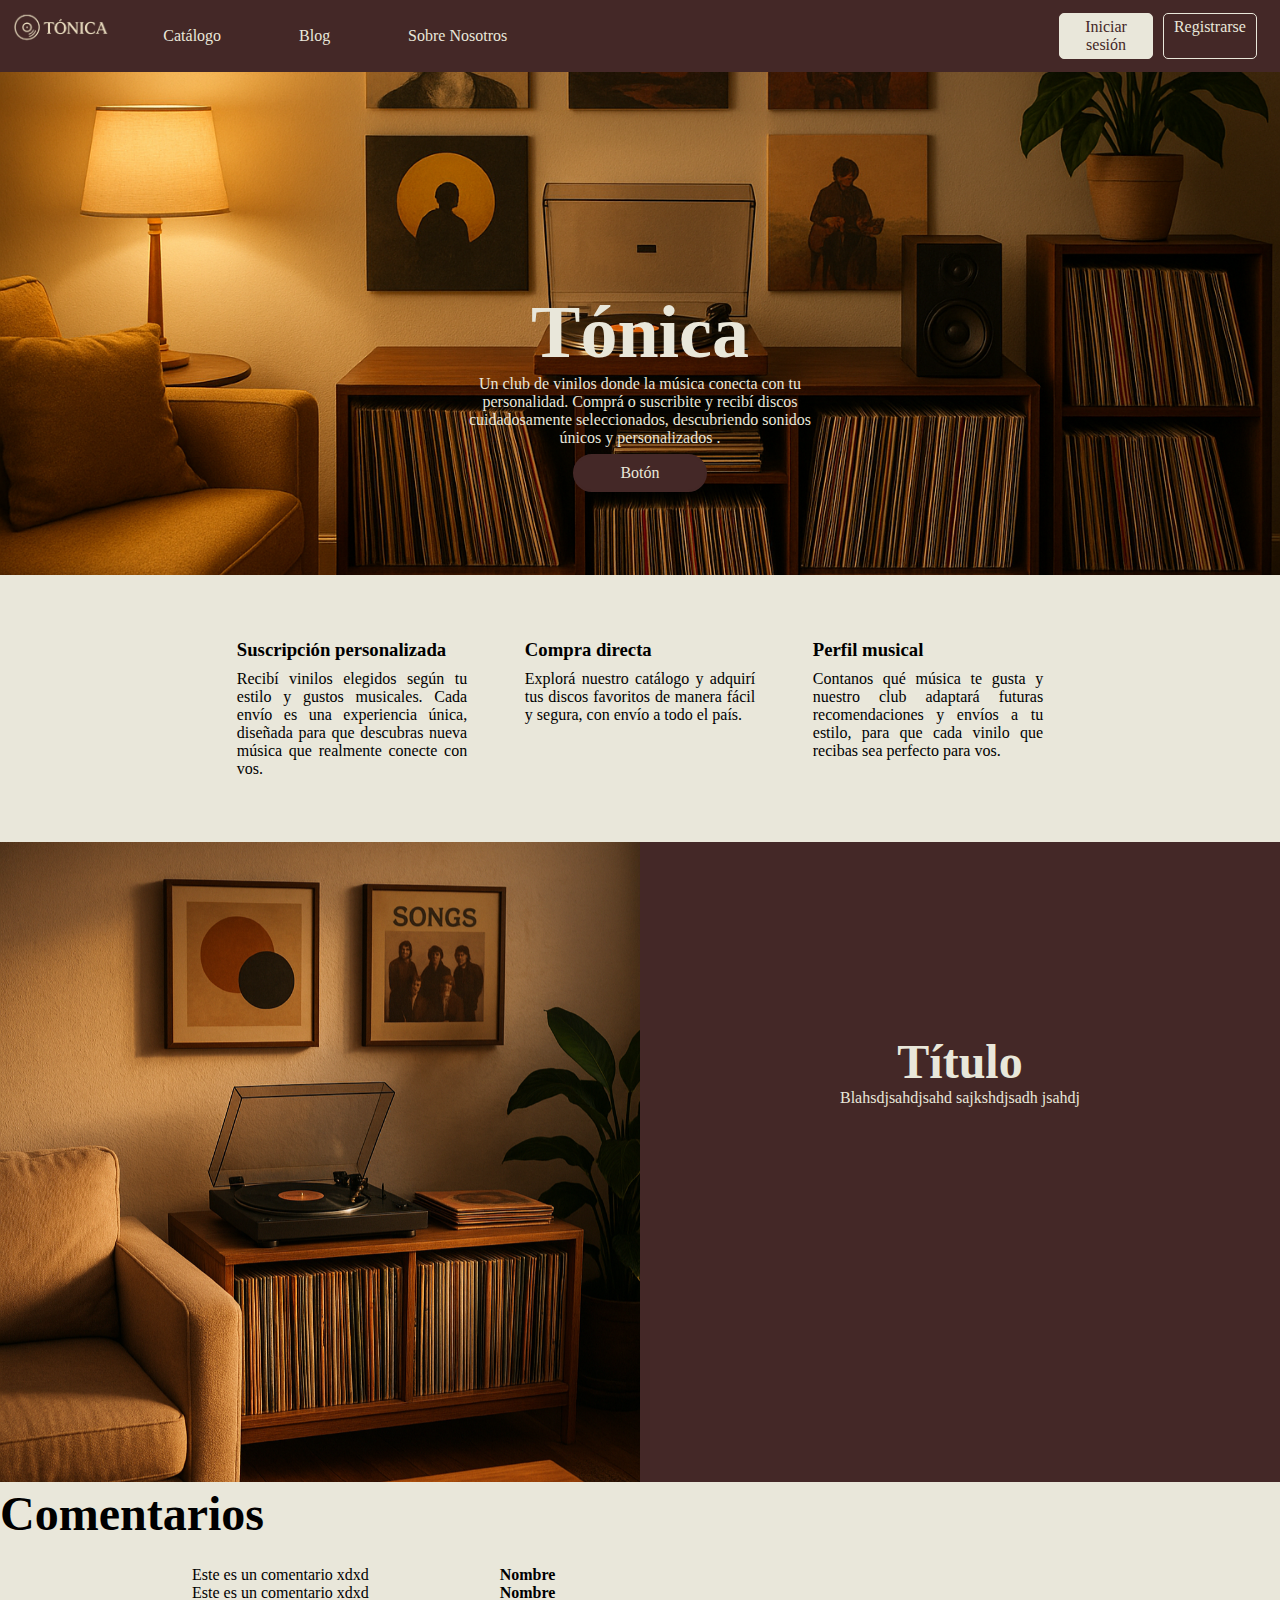
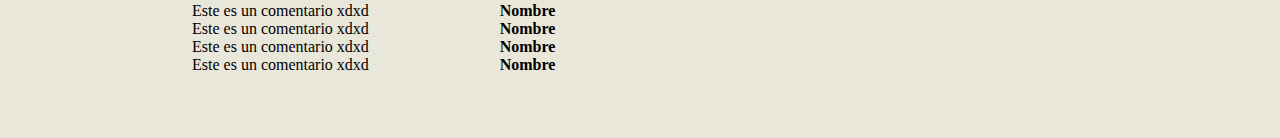
<file: index.html>
<!DOCTYPE html>
<html lang="en">

<head>
    <meta charset="UTF-8">
    <meta name="viewport" content="width=device-width, initial-scale=1.0">
    <title>Tónica</title>
    <link rel="stylesheet" href="style.css">
</head>

<body>
   <header>
        <a href="index.html"><img src="img/logo.png" alt="logo"></a>
        <nav>
            <a href="catalogo.html">Catálogo</a>
            <a href="blog.html">Blog</a>
            <a href="sobrenosotros.html">Sobre Nosotros</a>
        </nav>
        <div> <a href="">Iniciar sesión</a>
            <a href="registrarse.html">Registrarse</a>
        </div>
    </header>
    <main>
        <section class="index-section">
            <div>
                <h1>Tónica</h1>
                <p>Un club de vinilos donde la música conecta con tu personalidad. Comprá o suscribite y recibí discos
                    cuidadosamente seleccionados, descubriendo sonidos únicos y personalizados .</p>
                <a href="">Botón</a>
            </div>
        </section>
        <section class="funcionalidades">
            <div>
                <h3>Suscripción personalizada</h3>
                <p>Recibí vinilos elegidos según tu estilo y gustos musicales. Cada envío es una experiencia única,
                    diseñada para que descubras nueva música que realmente conecte con vos.</p>
            </div>
            <div>
                <h3>Compra directa</h3>
                <p>Explorá nuestro catálogo y adquirí tus discos favoritos de manera fácil y segura, con envío a todo el
                    país.</p>
            </div>
            <div>
                <h3>Perfil musical</h3>
                <p>Contanos qué música te gusta y nuestro club adaptará futuras recomendaciones y envíos a tu estilo,
                    para que cada vinilo que recibas sea perfecto para vos.</p>
            </div>
        </section>
        <section class="nosotros">
            <img src="img/img1.png" alt="">
            <div>
                <h2>Título</h2>
                <p>Blahsdjsahdjsahd sajkshdjsadh jsahdj</p>
            </div>
        </section>
        <section>
            <h2>Comentarios</h2>
            <div class="comentarios">
                <div>
                    <p>Este es un comentario xdxd</p>
                    <h4>Nombre</h4>
                </div>
                <div>
                    <p>Este es un comentario xdxd</p>
                    <h4>Nombre</h4>
                </div>
                <div>
                    <p>Este es un comentario xdxd</p>
                    <h4>Nombre</h4>
                </div>
                <div>
                    <p>Este es un comentario xdxd</p>
                    <h4>Nombre</h4>
                </div>
                <div>
                    <p>Este es un comentario xdxd</p>
                    <h4>Nombre</h4>
                </div>
                <div>
                    <p>Este es un comentario xdxd</p>
                    <h4>Nombre</h4>
                </div>
            </div>
        </section>
    </main>
</body>

</html>
</file>
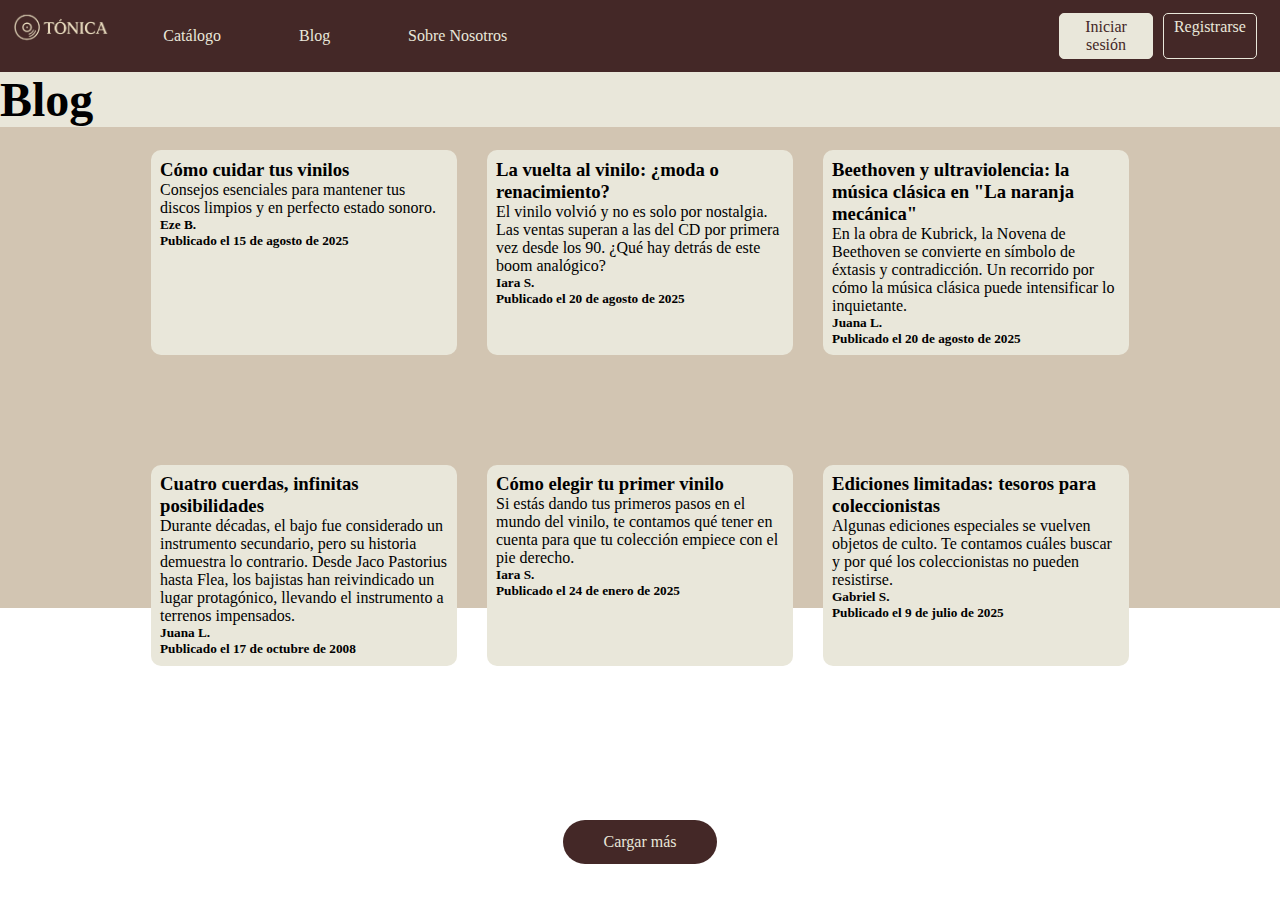
<file: blog.html>
<!DOCTYPE html>
<html lang="en">

<head>
  <meta charset="UTF-8" />
  <meta name="viewport" content="width=device-width, initial-scale=1.0" />
  <title>Document</title>
  <link rel="stylesheet" href="style.css" />
</head>

<body>
  <header>
    <a href="index.html"><img src="img/logo.png" alt="logo" /></a>
    <nav>
      <a href="catalogo.html">Catálogo</a>
      <a href="blog.html">Blog</a>
      <a href="sobrenosotros.html">Sobre Nosotros</a>
    </nav>
    <div>
      <a href="iniciarsesion.html">Iniciar sesión</a>
      <a href="registrarse.html">Registrarse</a>
    </div>
  </header>
  <main class="blog">
    <section>
      <h2>Blog</h2>
      <div>
        <div>
          <article>
            <h3>Cómo cuidar tus vinilos</h3>
            <p>Consejos esenciales para mantener tus discos limpios y en perfecto estado sonoro.</p>
            <h5>Eze B.</h5>
            <h5>Publicado el 15 de agosto de 2025</h5>
          </article>
        </div>
        <div>
          <article>
            <h3>La vuelta al vinilo: ¿moda o renacimiento?</h3>
            <p>El vinilo volvió y no es solo por nostalgia. Las ventas superan a las del CD por primera vez desde los
              90. ¿Qué hay detrás de este boom analógico?</p>
            <h5>Iara S.</h5>
            <h5>Publicado el 20 de agosto de 2025</h5>
          </article>
        </div>
        <div>
          <article>
            <h3>Beethoven y ultraviolencia: la música clásica en "La naranja mecánica"
            </h3>

            <p>En la obra de Kubrick, la Novena de Beethoven se convierte en símbolo de éxtasis y contradicción. Un
              recorrido por cómo la música clásica puede intensificar lo inquietante.
            </p>
            <h5>Juana L.</h5>
            <h5>Publicado el 20 de agosto de 2025</h5>
          </article>
        </div>
        <div>
          <article>
            <h3>Cuatro cuerdas, infinitas posibilidades
            </h3>

            <p>Durante décadas, el bajo fue considerado un instrumento secundario, pero su historia demuestra lo
              contrario. Desde Jaco Pastorius hasta Flea, los bajistas han reivindicado un lugar protagónico, llevando
              el instrumento a terrenos impensados.
            </p>
            <h5>Juana L.</h5>
            <h5>Publicado el 17 de octubre de 2008</h5>
          </article>
        </div>
        <div>
          <article>
            <h3>Cómo elegir tu primer vinilo
            </h3>
            <p>Si estás dando tus primeros pasos en el mundo del vinilo, te contamos qué tener en cuenta para que tu
              colección empiece con el pie derecho.
            </p>
            <h5>Iara S.</h5>
            <h5>Publicado el 24 de enero de 2025</h5>
          </article>
        </div>
        <div>
          <article>
            <h3>Ediciones limitadas: tesoros para coleccionistas
            </h3>
            <p>Algunas ediciones especiales se vuelven objetos de culto. Te contamos cuáles buscar y por qué los
              coleccionistas no pueden resistirse.
            </p>
            <h5>Gabriel S.</h5>
            <h5>Publicado el 9 de julio de 2025</h5>
          </article>
        </div>
        <a href="">Cargar más</a>
      </div>
    </section>
  </main>
</body>

</html>
</file>
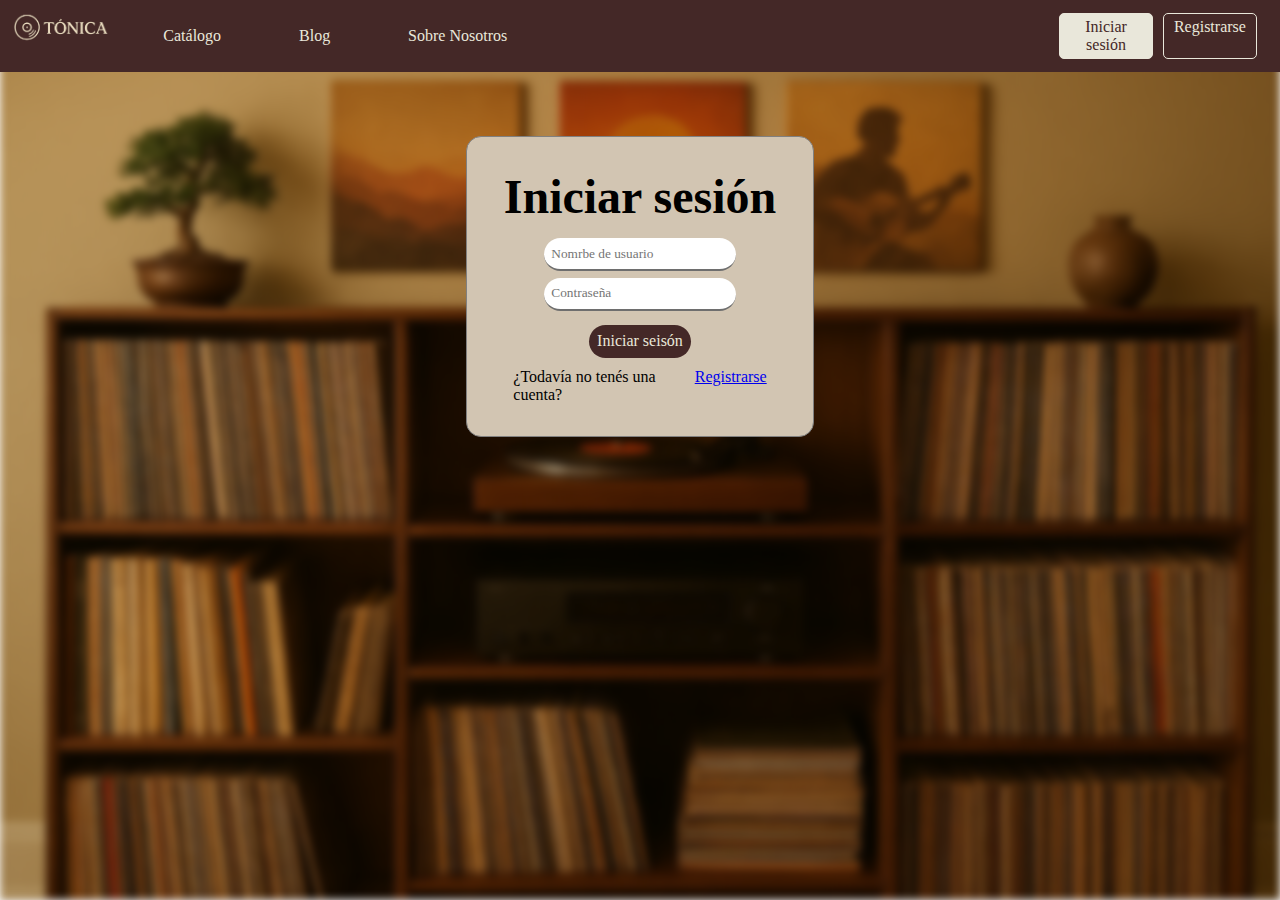
<file: iniciarsesion.html>
<!DOCTYPE html>
<html lang="en">
  <head>
    <meta charset="UTF-8" />
    <meta name="viewport" content="width=device-width, initial-scale=1.0" />
    <title>Iniciar sesión</title>
    <link rel="stylesheet" href="style.css">
  </head>
  <body>
    <header>
      <a href="index.html"><img src="img/logo.png" alt="logo" /></a>
      <nav>
        <a href="catalogo.html">Catálogo</a>
        <a href="blog.html">Blog</a>
        <a href="sobrenosotros.html">Sobre Nosotros</a>
      </nav>
      <div>
        <a href="">Iniciar sesión</a>
        <a href="registrarse.html">Registrarse</a>
      </div>
    </header>
    <main class="registrarse">
      <section>
        <div>
          <h2>Iniciar sesión</h2>
          <form>
            <input type="text" placeholder="Nomrbe de usuario" required />
            <input type="password" placeholder="Contraseña" required />
            <input type="submit" value="Iniciar seisón" />
            <p>¿Todavía no tenés una cuenta?<a href="#">Registrarse</a></p>
          </form>
        </div>
      </section>
    </main>
  </body>
</html>
</file>
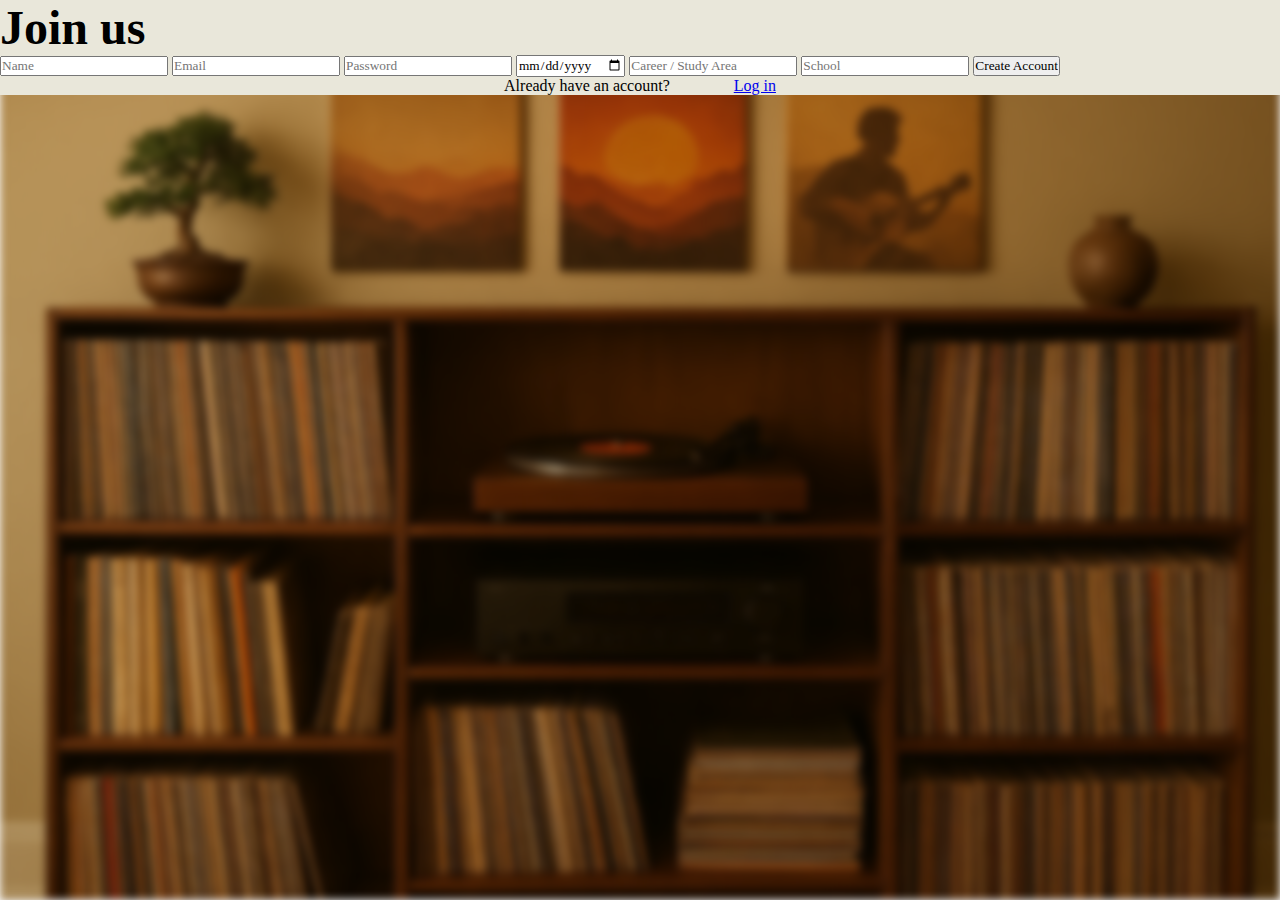
<file: registrarse.html>
<!DOCTYPE html>
<html lang="en">

<head>
    <meta charset="UTF-8">
    <meta name="viewport" content="width=device-width, initial-scale=1.0">
    <title>Document</title>
    <link rel="stylesheet" href="style.css">
</head>

<body>
    <main>
        <section class="registrarse">
            <div>
                <h2>Join us</h2>
                <form action="Register.html">
                    <input type="text" placeholder="Name" required>
                    <input type="email" placeholder="Email" required>
                    <input type="password" placeholder="Password" required>
                    <input type="date" placeholder="Birthdate" required>
                    <input type="text" placeholder="Career / Study Area" required>
                    <input type="text" placeholder="School">
                    <input type="submit" value="Create Account">
                    <p> Already have an account?<a href="#">Log in</a></p>
                </form>
            </div>
        </section>
    </main>
</body>

</html>
</file>
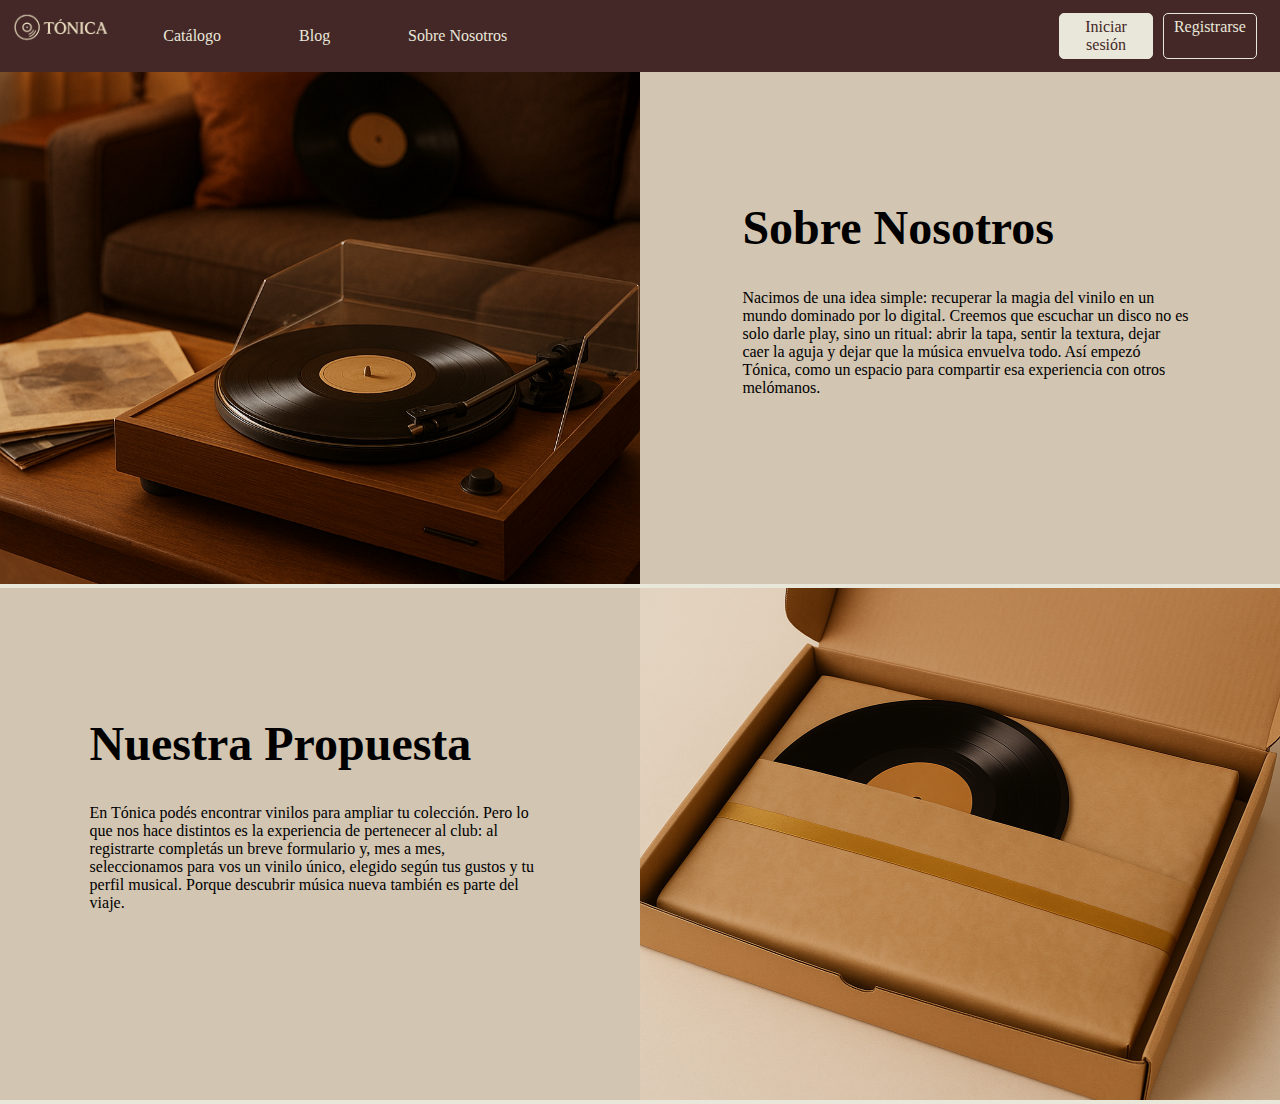
<file: sobrenosotros.html>
<!DOCTYPE html>
<html lang="en">

<head>
    <meta charset="UTF-8">
    <meta name="viewport" content="width=device-width, initial-scale=1.0">
    <title>Sobre Nosotros</title>
    <link rel="stylesheet" href="style.css">
</head>

<body>
    <header>
        <a href="index.html"><img src="img/logo.png" alt="logo"></a>
        <nav>
            <a href="catalogo.html">Catálogo</a>
            <a href="blog.html">Blog</a>
            <a href="sobrenosotros.html">Sobre Nosotros</a>
        </nav>
        <div> <a href="">Iniciar sesión</a>
            <a href="registrarse.html">Registrarse</a>
        </div>
    </header>
    <main class="sobre-nosotros">

        <section>
            <div>
                <h2>Sobre Nosotros</h2>
                <p>
                    Nacimos de una idea simple: recuperar la magia del vinilo en un mundo dominado por lo digital.
                    Creemos
                    que escuchar un disco no es solo darle play, sino un ritual: abrir la tapa, sentir la textura, dejar
                    caer la aguja y dejar que la música envuelva todo. Así empezó Tónica, como un espacio para
                    compartir esa experiencia con otros melómanos.
                </p>
            </div>
            <img src="img/sobrenosotros1.png" alt="">
        </section>

        <section>
            <img src="img/sobrenosotros2.png" alt="">
            <div>
                <h2>Nuestra Propuesta</h2>
                <p>
                    En Tónica podés encontrar vinilos para ampliar tu colección. Pero lo que nos hace distintos es
                    la experiencia de pertenecer al club: al registrarte completás un breve formulario y, mes a mes,
                    seleccionamos para vos un vinilo único, elegido según tus gustos y tu perfil musical. Porque
                    descubrir
                    música nueva también es parte del viaje.
                </p>
            </div>
        </section>
    </main>
</body>

</html>
</file>
<file: style.css>
* {
  padding: 0%;
  margin: 0%;
  font-family: Cambria, Cochin, Georgia, Times, "Times New Roman", serif;
}

main {
  background-color: #e9e7da;
}

/*#442827
#E9E7DA
#D2C5B2
#927D14 */

/* Index */

header {
  display: flex;
  padding: 1%;
  background-color: #442827;
  position: sticky;
  top: 0;
  z-index: 1;
  overflow: hidden;
}

header a img,
footer img {
  margin: 0%;
  margin-top: -1.75%;
  width: 7.5%;
  position: absolute;
}

header a {
  color: #e9e7da;
  text-decoration: none;
}

header nav {
  width: 50%;
  display: flex;
  gap: 15%;
  margin-left: 12%;
  margin-right: 15%;
  align-self: center;
}

header div {
  width: 20%;
  display: flex;
  gap: 5%;
  margin-left: 15%;
  align-self: center;
}

header div a {
  padding: 2%;
  width: 40%;
  text-align: center;
  border: 1px solid #e9e7da;
  border-radius: 5px;
}

header div a:first-child {
  padding: 2%;
  width: 40%;
  text-align: center;
  border: 1px solid #e9e7da;
  border-radius: 5px;
  background-color: #e9e7da;
  color: #442827;
}

main .index-section {
  background-image: url("img/section-fondo1.png");
  background-size: cover;
  background-position: center;
  padding-top: 17%;
  padding-bottom: 10%;
}

main .index-section a {
  padding: 2%;
  width: 30%;
  text-align: center;
  border: 2px solid #442827;
  border-radius: 20px;
  background-color: #442827;
  margin-top: 2%;
  justify-self: center;
  display: block;
  color: #e9e7da;
  text-decoration: none;
  position: absolute;
  font-weight: normal;
}
main .index-section a:hover {
  border: 2px solid #e9e7da;
  border-radius: 20px;
  color: #442827;
  background-color: #e9e7da96;
  transition: background-color 0.3s ease;
}

main .index-section div {
  width: 30%;
  justify-self: center;
  color: #e9e7da;
  text-align: center;
  position: relative;
}

h1 {
  font-size: 74px;
}

h2 {
  font-size: 48px;
}

main .nosotros img {
  width: 50%;
  margin: 0%;
  margin-left: 0%;
  float: left;
}

main .nosotros {
  width: 100%;
  display: inline-block;
  background-color: #442827;
}

main .nosotros div {
  float: left;
  color: #e9e7da;
  float: left;
  width: 30%;
  margin-left: 10%;
  margin-top: 15%;
  text-align: center;
  position: relative;
}

main .nosotros a {
  padding: 2%;
  width: 30%;
  text-align: center;
  border: 2px solid #e9e7da;
  border-radius: 20px;
  background-color: #e9e7da;
  margin-top: 2%;
  justify-self: center;
  display: block;
  color: #442827;
  text-decoration: none;
  position: absolute;
}
main .nosotros a:hover{
  background-color: #442827;
  color: #e9e7da;
  transition: background-color 0.3s ease;
}

main .comentarios {
  display: inline-block;
  width: 100%;
  padding-top: 2%;
  padding-bottom: 5%;
  justify-content: center;
}
main .comentarios h2 {
  margin-left: 17%;
  margin-bottom: 1.5%;
}
main .comentarios div {
  justify-self: center;
  display: grid;
  width: 70%;
  grid-template-columns: 1fr 1fr 1fr;
  gap: 15% 3%;
}

main .comentarios div div {
  display: inline-block;
  width: 75%;
  justify-self: center;
  padding: 4%;
  border-radius: 10px;
  background-color: #d2c5b2;
}

main .funcionalidades {
  display: flex;
  gap: 5%;
  justify-content: center;
  margin: 5%;
}

main .funcionalidades div {
  width: 20%;
text-align: justify;
}
main .funcionalidades div h3{
  margin-bottom: 4%;
}

/* Catálogo */

main .catalogo {
  padding: 12.5%;
  padding-top: 0%;
  background-color: #d2c5b2;
  margin-top: 2%;
  display: grid;
  grid-template-columns: 1fr 1fr 1fr;
  width: 75%;
  justify-self: center;
  position: relative;
}

main select {
  clear: both;
  align-self: center;
  padding: 0.5%;
  border-radius: 7px;
  margin: 0%;
  margin-left: 90%;
}

main .catalogo a {
  bottom: 4%;
  position: absolute;
  padding: 1%;
  width: 10%;
  text-align: center;
  border: 0px solid #e9e7da;
  border-radius: 25px;
  background-color: #442827;
  margin-top: 2%;
  justify-self: center;
  color: #e9e7da;
  text-decoration: none;
}

main .catalogo div {
  width: 70%;
  justify-self: center;
  margin-bottom: 5%;
  margin-top: 8%;
  padding: 4%;
  background-color: #e9e7da;
  border-radius: 8px;
  position: relative;
  padding-bottom: 20%;
}

main .catalogo div img {
  width: 100%;
  border-radius: 50%;
  text-align: center;
}

main .catalogo img:hover  {
  border-radius: 0%;
  transition: all 0.3s ease;
}

.catalogo div a {
  bottom: 5%;
  position: absolute;
  padding: 3%;
  width: 40%;
  display: block;
  text-align: center;
  border-radius: 10px;
  background-color: #927d14;
  color: #e9e7da;
  text-decoration: none;
  font-weight: normal;
  margin-top: 5%;
}
.catalogo p {
  text-align: justify;
}
.catalogo h5 {
  font-size: 16px;
  color: #686868;
}

.catalogo div h4 {
  font-weight: normal;
}

.catalogo div h3 {
  margin-top: 5%;
  color: #351a19;
  font-weight: bold;
}

/* Sobre Nosotros */
.sobre-nosotros section {
  display: inline-block;
  background-color: #d2c5b2;
}

.sobre-nosotros section:first-child {
  margin-bottom: 0%;
}

.sobre-nosotros section img {
  width: 50%;
  margin: 0%;
  margin-left: 0%;
  float: left;
}

.sobre-nosotros section img:first-child {
  float: right;
}

.sobre-nosotros section div {
  float: left;
  width: 35%;
  margin-left: 7%;
  margin-top: 10%;
}

.sobre-nosotros section:first-child div {
  float: right;
  margin-right: 7%;
  margin-left: 0%;
}

.sobre-nosotros h2 {
  margin-bottom: 7.5%;
}

/* Registrarse/Iniciar sesión */

.registrarse {
  background-color: #44282700;
}

.registrarse::before {
  content: "";
  position: absolute;
  inset: 0;
  background-image: url("img/section-fondo2.png");
  background-size: cover;
  background-position: center;
  filter: blur(4px);
  z-index: -1;
}

.registrarse section div {
  justify-self: center;
  justify-items: center;
  width: 22%;
  padding: 2.5%;
  margin-bottom: 1.5%;
  margin-top: 5%;
  border: 1px solid grey;
  border-radius: 15px;
  background-color: #d2c5b2;
}

.registrarse section div form {
  margin-top: 5%;
  width: 90%;
  clear: both;
}

.registrarse section div form input {
  margin-left: 12%;
  width: 70%;
  border-radius: 20px;
  clear: both;
  padding: 3%;
  margin-bottom: 2.5%;
  border: none;
  border-bottom: 2px solid #6e6e6e;
}
.registrarse section div form input[type="submit"] {
  padding: 3%;
  width: 40%;
  text-align: center;
  border-radius: 20px;
  background-color: #442827;
  margin: 0%;
  margin-top: 3%;
  margin-bottom: 4%;
  justify-self: center;
  display: block;
  color: #e9e7da;
  font-size: 16px;
  border: none;
}
.registrarse p {
  display: flex;
  gap: 5%;
  justify-content: center;
}

/* Blog */

.blog section {
  display: inline-block;
  width: 100%;
}
.blog section div {
  justify-self: center;
  display: grid;
  width: 75%;
  grid-template-columns: 1fr 1fr 1fr;
  gap: 15% 5%;
  padding-right: 12.5%;
  padding-left: 12.5%;
  background-color: #d2c5b2;
}
.blog section div div {
  justify-self: center;
  display: inline-block;
  margin-bottom: 5%;
  margin-top: 8%;
  background-color: #e9e7da;
  border-radius: 10px;
  position: relative;
  padding: 3%;
  width: 100%;
}
.blog section div article {
  width: 100%;
}

.blog div a{
    bottom: 4%;
  position: absolute;
  padding: 1%;
  width: 10%;
  text-align: center;
  border: 0px solid #e9e7da;
  border-radius: 25px;
  background-color: #442827;
  margin-top: 2%;
  justify-self: center;
  color: #e9e7da;
  text-decoration: none;
}

/*Footer*/

footer {
  display: inline-block;
  width: 100%;
  padding-bottom: 7.5%;
  background-color: #442827;
}
</file>
